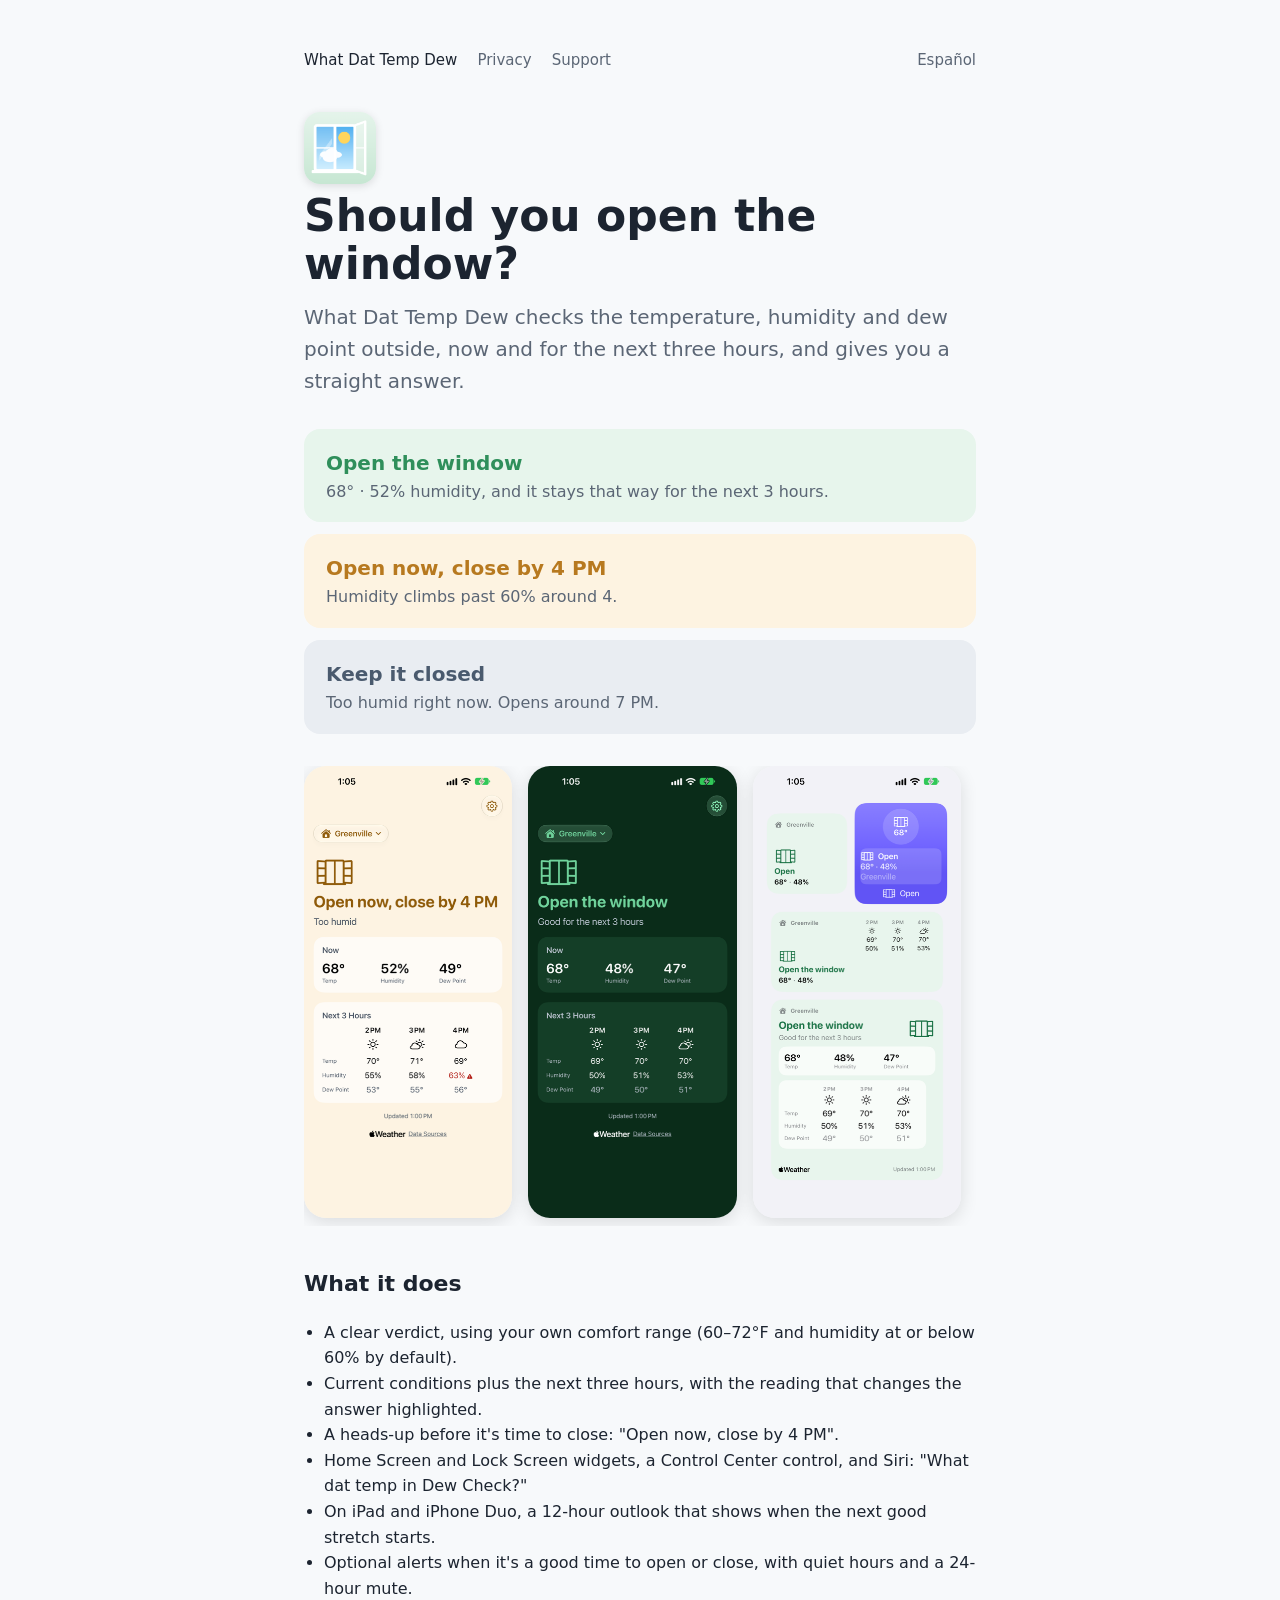
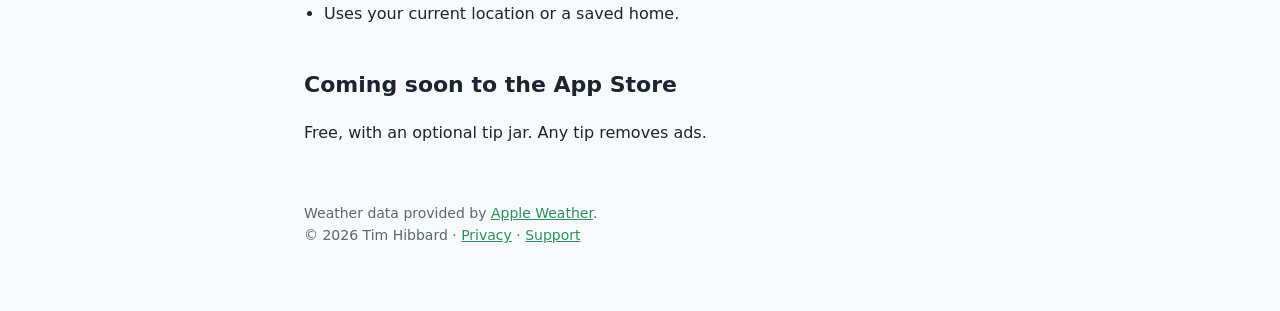
<file: index.html>
<!doctype html>
<html lang="en">
<head>
<meta charset="utf-8">
<meta name="viewport" content="width=device-width, initial-scale=1">
<title>What Dat Temp Dew — should you open the window?</title>
<meta name="description" content="What Dat Temp Dew tells you whether to open the window, based on the temperature and humidity now and over the next three hours.">
<link rel="icon" href="favicon.png">
<link rel="apple-touch-icon" href="apple-touch-icon.png">
<link rel="stylesheet" href="style.css">
</head>
<body>
<main>
<nav><a href="./" aria-current="page">What Dat Temp Dew</a><a href="privacy/">Privacy</a><a href="support/">Support</a><a class="lang" href="es/" hreflang="es-MX" lang="es">Español</a></nav>
<div class="brand"><img src="icon.png" alt="" width="72" height="72"></div>
<h1>Should you open the window?</h1>
<p class="lede">What Dat Temp Dew checks the temperature, humidity and dew point outside, now and for the next three hours, and gives you a straight answer.</p>

<div class="verdicts">
  <div class="verdict v-open"><strong>Open the window</strong><span>68° · 52% humidity, and it stays that way for the next 3 hours.</span></div>
  <div class="verdict v-soon"><strong>Open now, close by 4 PM</strong><span>Humidity climbs past 60% around 4.</span></div>
  <div class="verdict v-closed"><strong>Keep it closed</strong><span>Too humid right now. Opens around 7 PM.</span></div>
</div>

<div class="shots">
  <img src="img/en-US-01-close-by.png" alt="Dew Check saying: Open now, close by 4 PM, too humid, with the next 3 hours">
  <img src="img/en-US-02-open-dark.png" alt="Dew Check in dark mode saying: Open the window, good for the next 3 hours">
  <img src="img/en-US-04-widgets.png" alt="Dew Check Home Screen and Lock Screen widgets">
</div>

<h2>What it does</h2>
<ul class="features">
  <li>A clear verdict, using your own comfort range (60–72°F and humidity at or below 60% by default).</li>
  <li>Current conditions plus the next three hours, with the reading that changes the answer highlighted.</li>
  <li>A heads-up before it's time to close: "Open now, close by 4 PM".</li>
  <li>Home Screen and Lock Screen widgets, a Control Center control, and Siri: "What dat temp in Dew Check?"</li>
  <li>On iPad and iPhone Duo, a 12-hour outlook that shows when the next good stretch starts.</li>
  <li>Optional alerts when it's a good time to open or close, with quiet hours and a 24-hour mute.</li>
  <li>Uses your current location or a saved home.</li>
</ul>

<h2>Coming soon to the App Store</h2>
<p>Free, with an optional tip jar. Any tip removes ads.</p>

<footer>
  Weather data provided by <a href="https://weatherkit.apple.com/legal-attribution.html">Apple Weather</a>.<br>
  © 2026 Tim Hibbard · <a href="privacy/">Privacy</a> · <a href="support/">Support</a>
</footer>
</main>
</body>
</html>
</file>
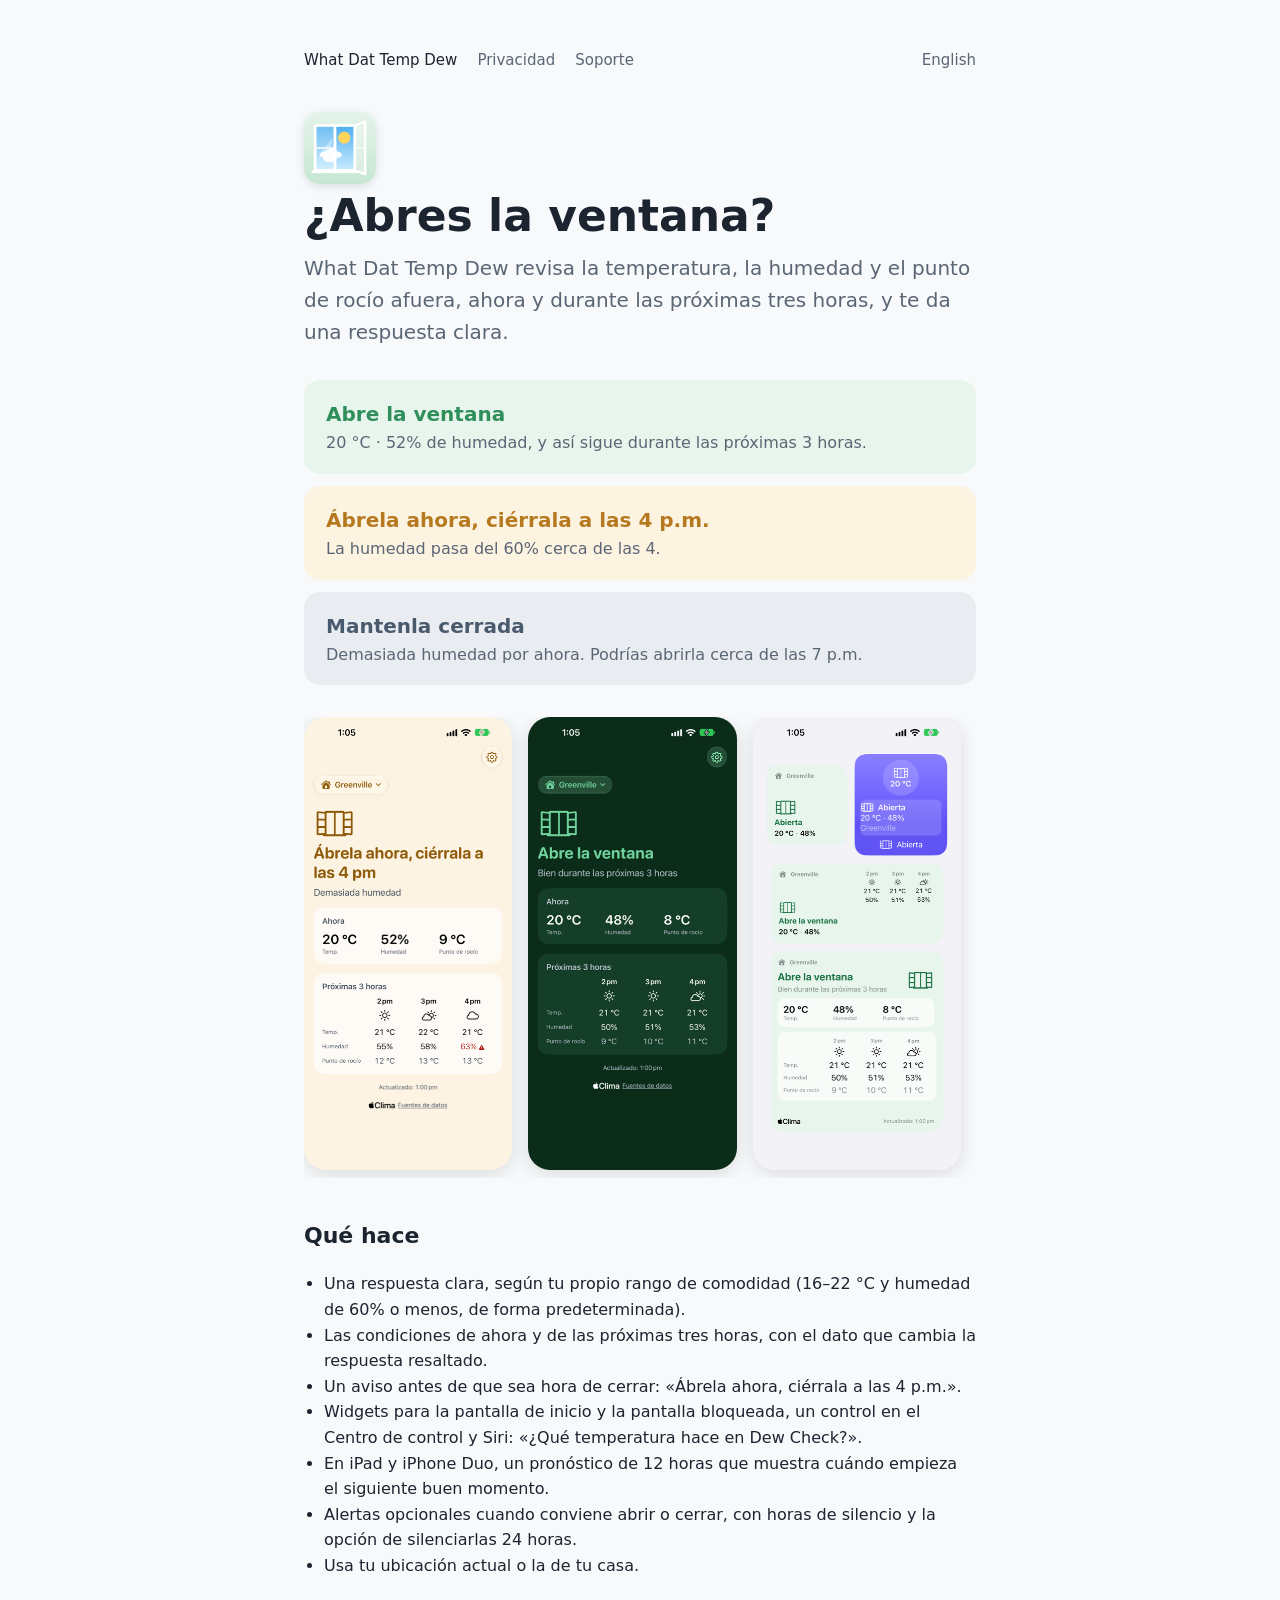
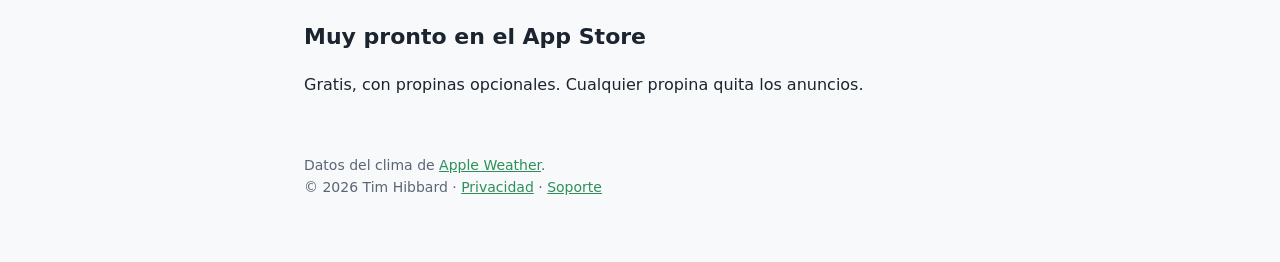
<file: es/index.html>
<!doctype html>
<html lang="es-MX">
<head>
<meta charset="utf-8">
<meta name="viewport" content="width=device-width, initial-scale=1">
<title>What Dat Temp Dew — ¿abres la ventana?</title>
<meta name="description" content="What Dat Temp Dew te dice si conviene abrir la ventana, según la temperatura y la humedad de ahora y de las próximas tres horas.">
<link rel="icon" href="../favicon.png">
<link rel="apple-touch-icon" href="../apple-touch-icon.png">
<link rel="stylesheet" href="../style.css">
</head>
<body>
<main>
<nav><a href="./" aria-current="page">What Dat Temp Dew</a><a href="privacy/">Privacidad</a><a href="support/">Soporte</a><a class="lang" href="../" hreflang="en" lang="en">English</a></nav>
<div class="brand"><img src="../icon.png" alt="" width="72" height="72"></div>
<h1>¿Abres la ventana?</h1>
<p class="lede">What Dat Temp Dew revisa la temperatura, la humedad y el punto de rocío afuera, ahora y durante las próximas tres horas, y te da una respuesta clara.</p>

<div class="verdicts">
  <div class="verdict v-open"><strong>Abre la ventana</strong><span>20 °C · 52% de humedad, y así sigue durante las próximas 3 horas.</span></div>
  <div class="verdict v-soon"><strong>Ábrela ahora, ciérrala a las 4 p.m.</strong><span>La humedad pasa del 60% cerca de las 4.</span></div>
  <div class="verdict v-closed"><strong>Mantenla cerrada</strong><span>Demasiada humedad por ahora. Podrías abrirla cerca de las 7 p.m.</span></div>
</div>

<div class="shots">
  <img src="../img/es-MX-01-close-by.png" alt="Dew Check diciendo: Ábrela ahora, ciérrala a las 4 pm, demasiada humedad, con las próximas 3 horas">
  <img src="../img/es-MX-02-open-dark.png" alt="Dew Check en modo oscuro diciendo: Abre la ventana, bien durante las próximas 3 horas">
  <img src="../img/es-MX-04-widgets.png" alt="Widgets de Dew Check para la pantalla de inicio y la pantalla bloqueada">
</div>

<h2>Qué hace</h2>
<ul class="features">
  <li>Una respuesta clara, según tu propio rango de comodidad (16–22 °C y humedad de 60% o menos, de forma predeterminada).</li>
  <li>Las condiciones de ahora y de las próximas tres horas, con el dato que cambia la respuesta resaltado.</li>
  <li>Un aviso antes de que sea hora de cerrar: «Ábrela ahora, ciérrala a las 4 p.m.».</li>
  <li>Widgets para la pantalla de inicio y la pantalla bloqueada, un control en el Centro de control y Siri: «¿Qué temperatura hace en Dew Check?».</li>
  <li>En iPad y iPhone Duo, un pronóstico de 12 horas que muestra cuándo empieza el siguiente buen momento.</li>
  <li>Alertas opcionales cuando conviene abrir o cerrar, con horas de silencio y la opción de silenciarlas 24 horas.</li>
  <li>Usa tu ubicación actual o la de tu casa.</li>
</ul>

<h2>Muy pronto en el App Store</h2>
<p>Gratis, con propinas opcionales. Cualquier propina quita los anuncios.</p>

<footer>
  Datos del clima de <a href="https://weatherkit.apple.com/legal-attribution.html">Apple Weather</a>.<br>
  © 2026 Tim Hibbard · <a href="privacy/">Privacidad</a> · <a href="support/">Soporte</a>
</footer>
</main>
</body>
</html>
</file>
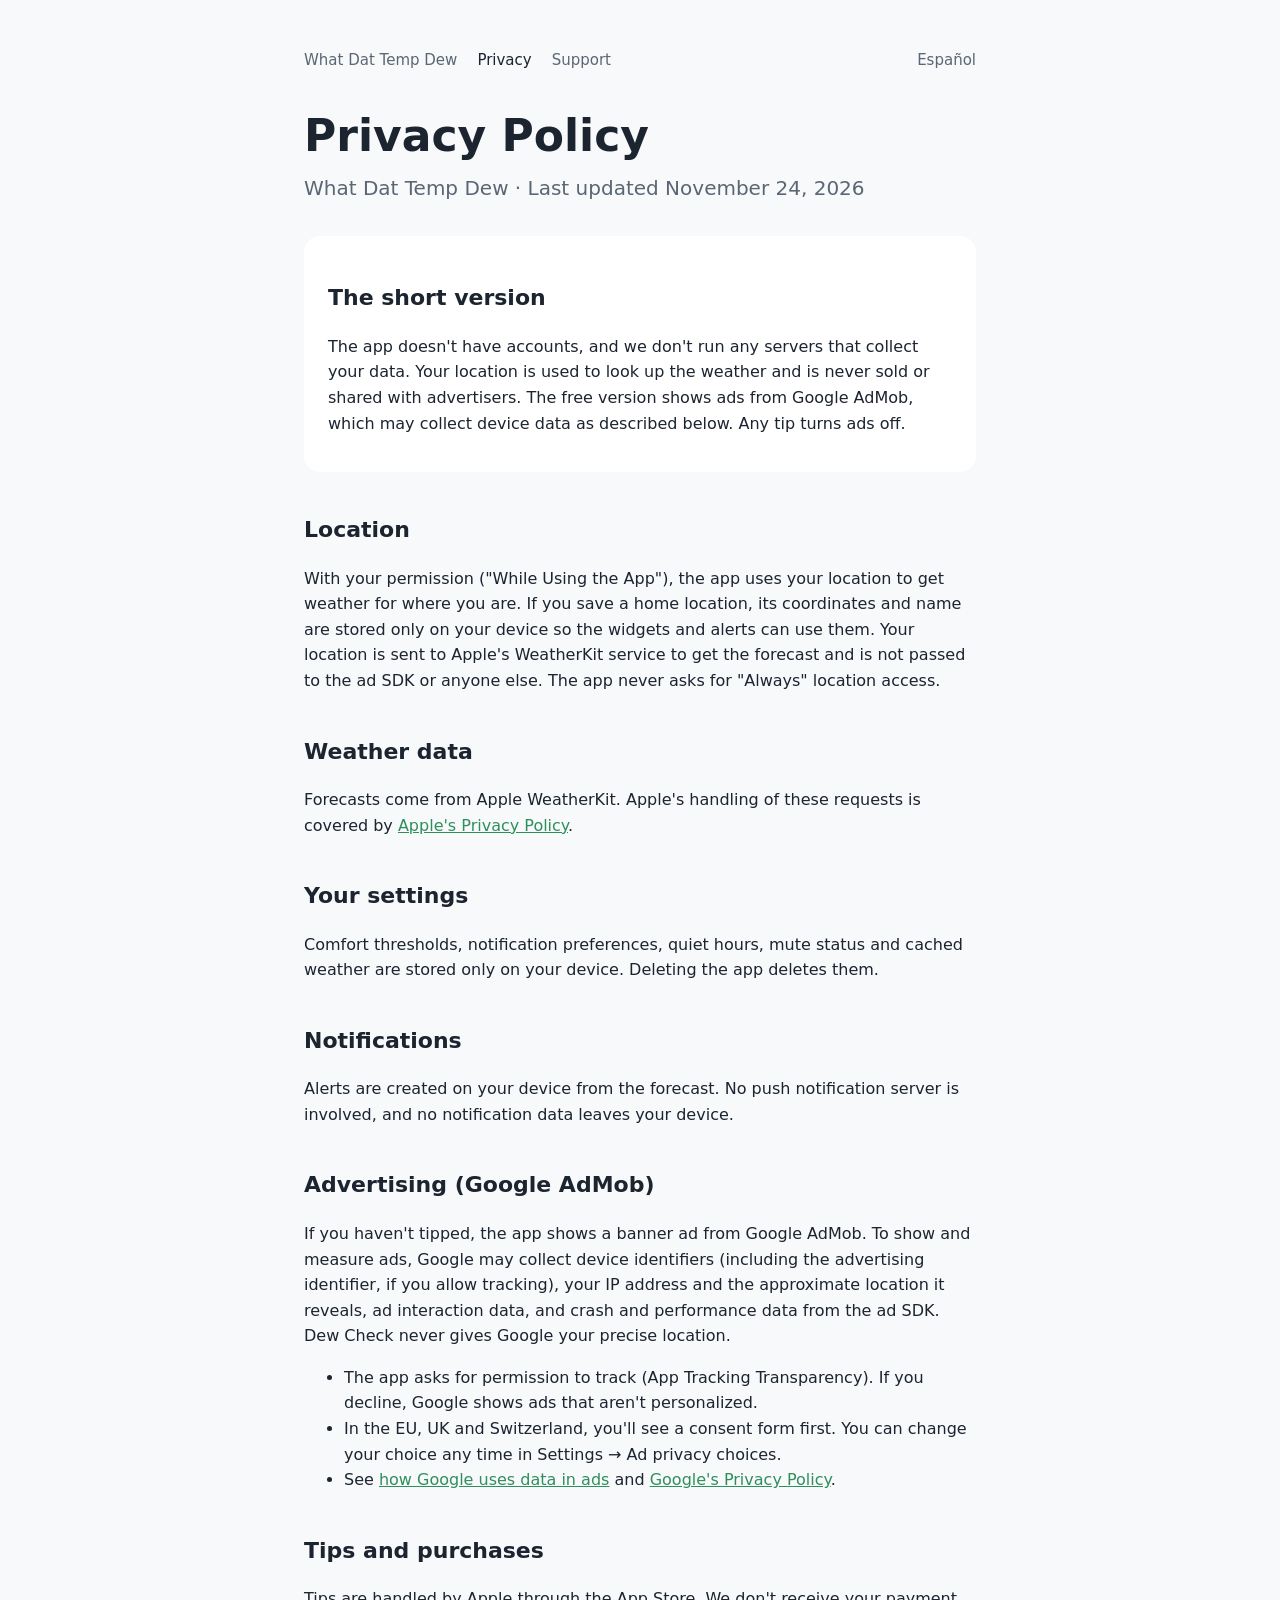
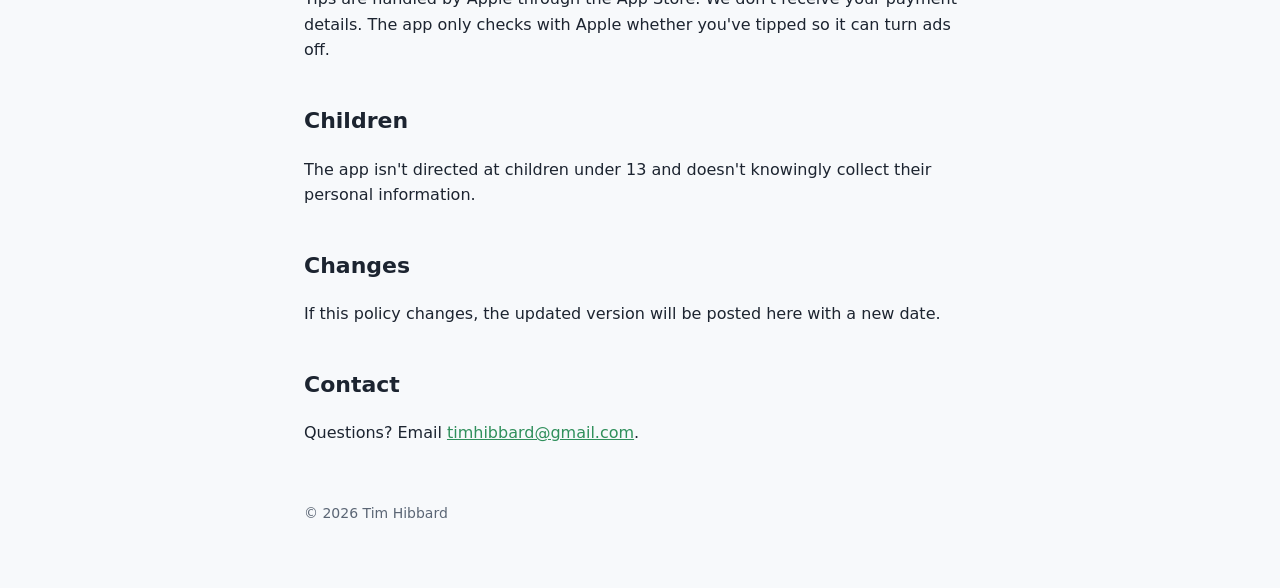
<file: privacy/index.html>
<!doctype html>
<html lang="en">
<head>
<meta charset="utf-8">
<meta name="viewport" content="width=device-width, initial-scale=1">
<title>Privacy Policy — What Dat Temp Dew</title>
<link rel="icon" href="../favicon.png">
<link rel="apple-touch-icon" href="../apple-touch-icon.png">
<link rel="stylesheet" href="../style.css">
</head>
<body>
<main>
<nav><a href="../">What Dat Temp Dew</a><a href="../privacy/" aria-current="page">Privacy</a><a href="../support/">Support</a><a class="lang" href="../es/privacy/" hreflang="es-MX" lang="es">Español</a></nav>
<h1>Privacy Policy</h1>
<p class="lede">What Dat Temp Dew · Last updated November 24, 2026</p>

<div class="card">
<h2>The short version</h2>
<p>The app doesn't have accounts, and we don't run any servers that collect your data. Your location is used to look up the weather and is never sold or shared with advertisers. The free version shows ads from Google AdMob, which may collect device data as described below. Any tip turns ads off.</p>
</div>

<h2>Location</h2>
<p>With your permission ("While Using the App"), the app uses your location to get weather for where you are. If you save a home location, its coordinates and name are stored only on your device so the widgets and alerts can use them. Your location is sent to Apple's WeatherKit service to get the forecast and is not passed to the ad SDK or anyone else. The app never asks for "Always" location access.</p>

<h2>Weather data</h2>
<p>Forecasts come from Apple WeatherKit. Apple's handling of these requests is covered by <a href="https://www.apple.com/legal/privacy/">Apple's Privacy Policy</a>.</p>

<h2>Your settings</h2>
<p>Comfort thresholds, notification preferences, quiet hours, mute status and cached weather are stored only on your device. Deleting the app deletes them.</p>

<h2>Notifications</h2>
<p>Alerts are created on your device from the forecast. No push notification server is involved, and no notification data leaves your device.</p>

<h2>Advertising (Google AdMob)</h2>
<p>If you haven't tipped, the app shows a banner ad from Google AdMob. To show and measure ads, Google may collect device identifiers (including the advertising identifier, if you allow tracking), your IP address and the approximate location it reveals, ad interaction data, and crash and performance data from the ad SDK. Dew Check never gives Google your precise location.</p>
<ul>
  <li>The app asks for permission to track (App Tracking Transparency). If you decline, Google shows ads that aren't personalized.</li>
  <li>In the EU, UK and Switzerland, you'll see a consent form first. You can change your choice any time in Settings → Ad privacy choices.</li>
  <li>See <a href="https://policies.google.com/technologies/ads">how Google uses data in ads</a> and <a href="https://policies.google.com/privacy">Google's Privacy Policy</a>.</li>
</ul>

<h2>Tips and purchases</h2>
<p>Tips are handled by Apple through the App Store. We don't receive your payment details. The app only checks with Apple whether you've tipped so it can turn ads off.</p>

<h2>Children</h2>
<p>The app isn't directed at children under 13 and doesn't knowingly collect their personal information.</p>

<h2>Changes</h2>
<p>If this policy changes, the updated version will be posted here with a new date.</p>

<h2>Contact</h2>
<p>Questions? Email <a href="mailto:timhibbard@gmail.com">timhibbard@gmail.com</a>.</p>

<footer>© 2026 Tim Hibbard</footer>
</main>
</body>
</html>
</file>
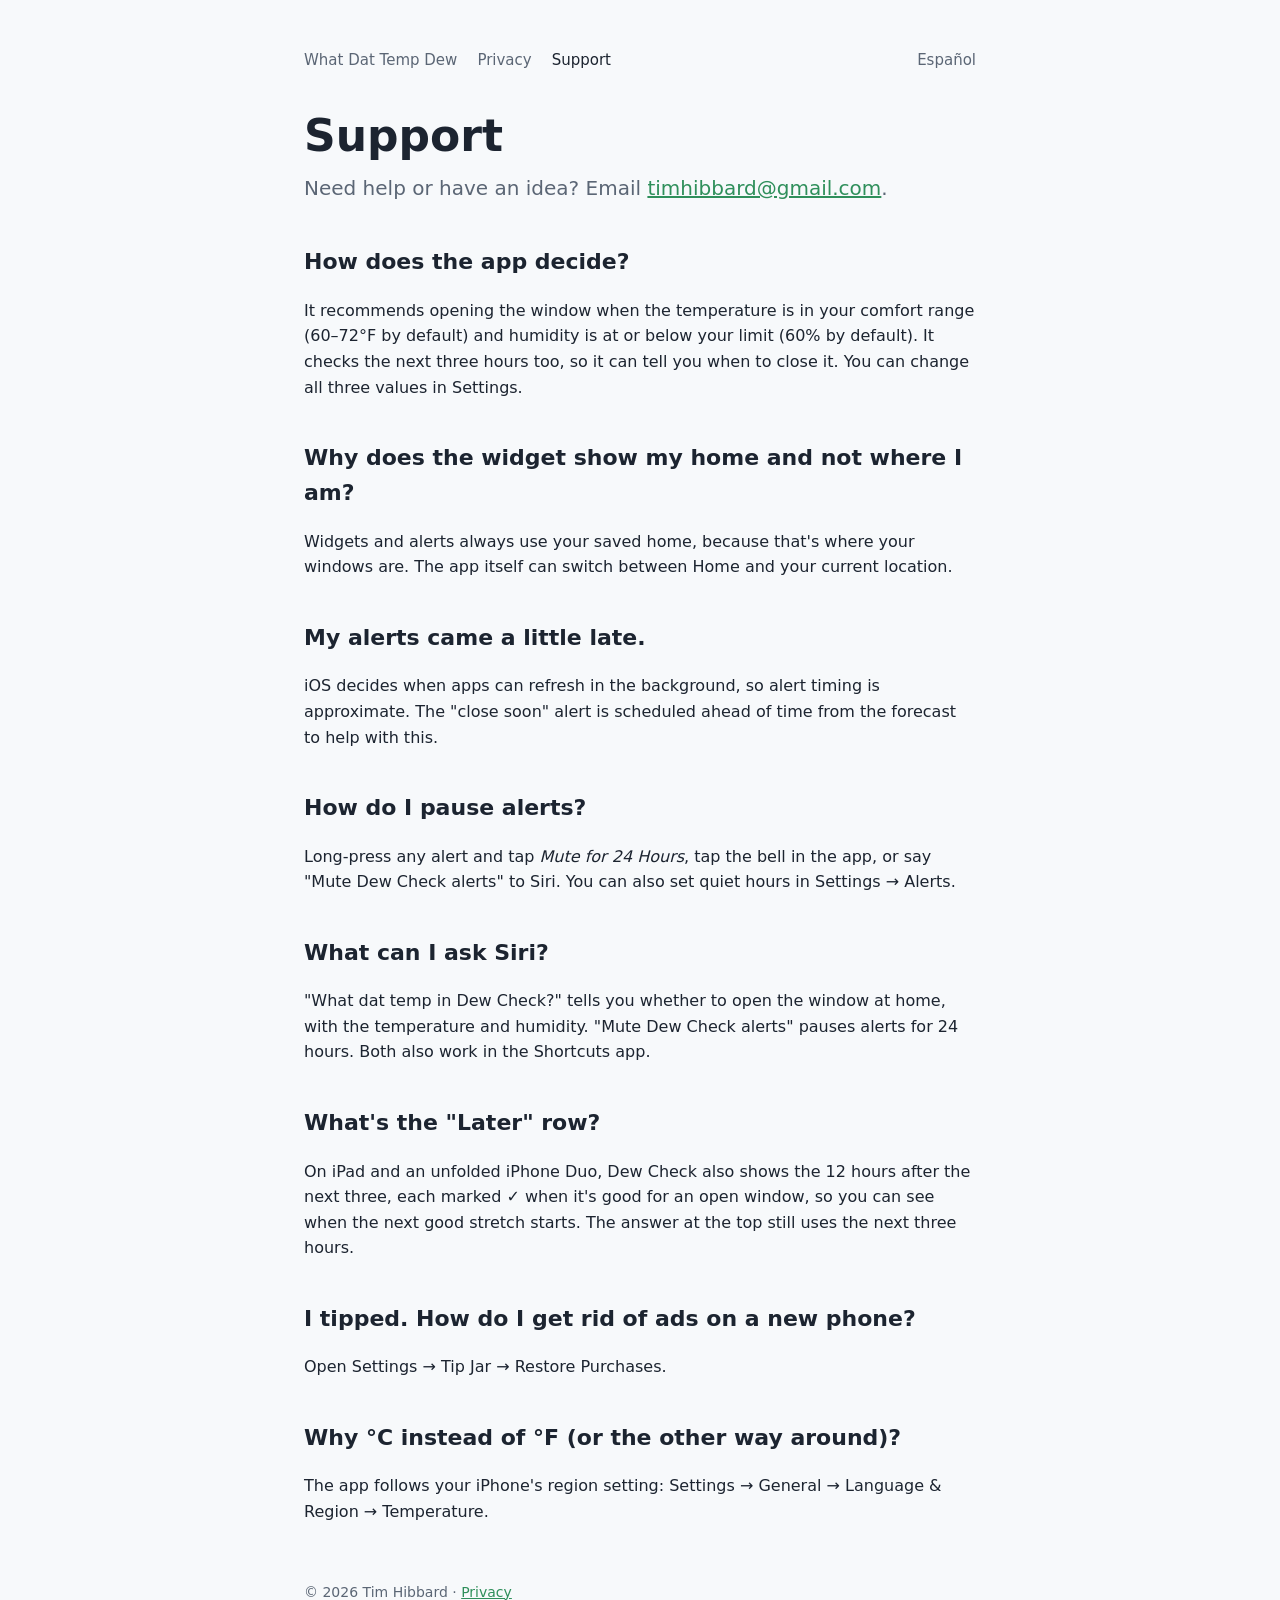
<file: support/index.html>
<!doctype html>
<html lang="en">
<head>
<meta charset="utf-8">
<meta name="viewport" content="width=device-width, initial-scale=1">
<title>Support — What Dat Temp Dew</title>
<link rel="icon" href="../favicon.png">
<link rel="apple-touch-icon" href="../apple-touch-icon.png">
<link rel="stylesheet" href="../style.css">
</head>
<body>
<main>
<nav><a href="../">What Dat Temp Dew</a><a href="../privacy/">Privacy</a><a href="../support/" aria-current="page">Support</a><a class="lang" href="../es/support/" hreflang="es-MX" lang="es">Español</a></nav>
<h1>Support</h1>
<p class="lede">Need help or have an idea? Email <a href="mailto:timhibbard@gmail.com?subject=What%20Dat%20Temp%20Dew">timhibbard@gmail.com</a>.</p>

<h2>How does the app decide?</h2>
<p>It recommends opening the window when the temperature is in your comfort range (60–72°F by default) and humidity is at or below your limit (60% by default). It checks the next three hours too, so it can tell you when to close it. You can change all three values in Settings.</p>

<h2>Why does the widget show my home and not where I am?</h2>
<p>Widgets and alerts always use your saved home, because that's where your windows are. The app itself can switch between Home and your current location.</p>

<h2>My alerts came a little late.</h2>
<p>iOS decides when apps can refresh in the background, so alert timing is approximate. The "close soon" alert is scheduled ahead of time from the forecast to help with this.</p>

<h2>How do I pause alerts?</h2>
<p>Long-press any alert and tap <em>Mute for 24 Hours</em>, tap the bell in the app, or say "Mute Dew Check alerts" to Siri. You can also set quiet hours in Settings → Alerts.</p>

<h2>What can I ask Siri?</h2>
<p>"What dat temp in Dew Check?" tells you whether to open the window at home, with the temperature and humidity. "Mute Dew Check alerts" pauses alerts for 24 hours. Both also work in the Shortcuts app.</p>

<h2>What's the "Later" row?</h2>
<p>On iPad and an unfolded iPhone Duo, Dew Check also shows the 12 hours after the next three, each marked ✓ when it's good for an open window, so you can see when the next good stretch starts. The answer at the top still uses the next three hours.</p>

<h2>I tipped. How do I get rid of ads on a new phone?</h2>
<p>Open Settings → Tip Jar → Restore Purchases.</p>

<h2>Why °C instead of °F (or the other way around)?</h2>
<p>The app follows your iPhone's region setting: Settings → General → Language &amp; Region → Temperature.</p>

<footer>© 2026 Tim Hibbard · <a href="../privacy/">Privacy</a></footer>
</main>
</body>
</html>
</file>
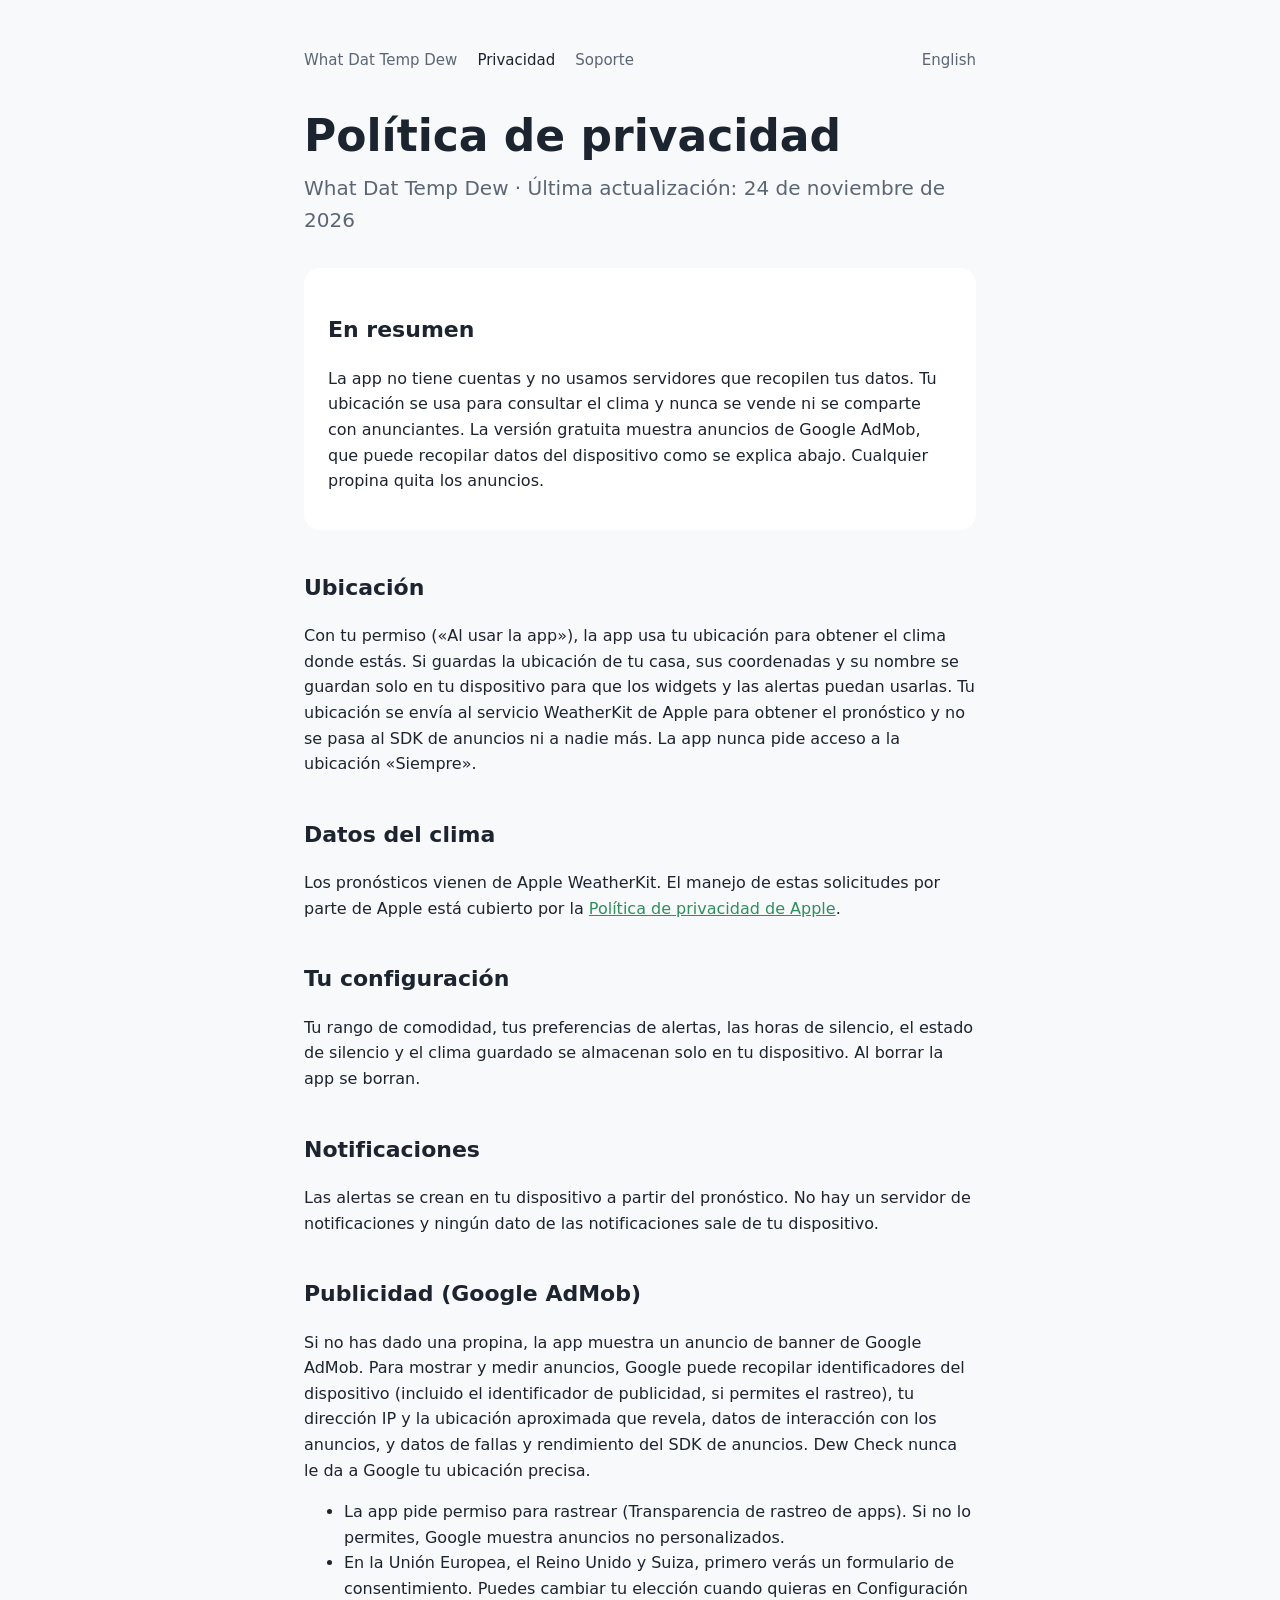
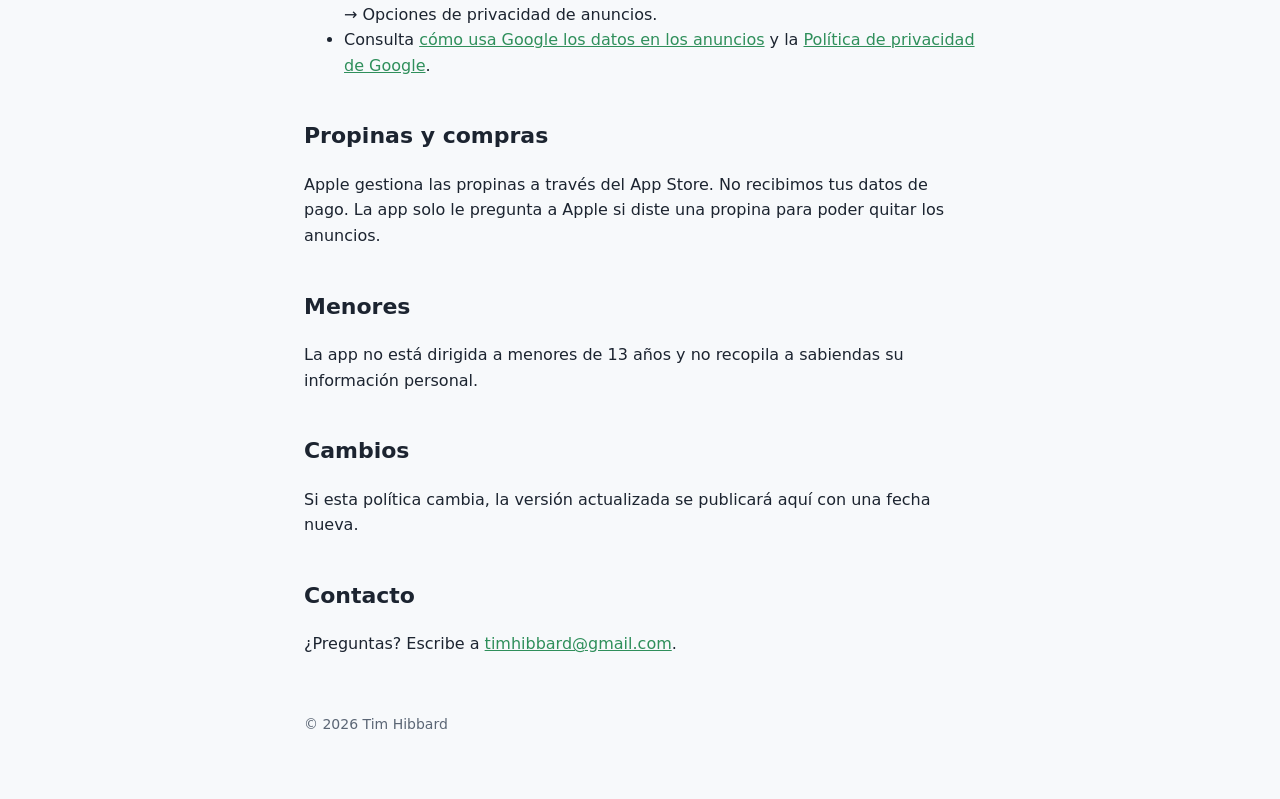
<file: es/privacy/index.html>
<!doctype html>
<html lang="es-MX">
<head>
<meta charset="utf-8">
<meta name="viewport" content="width=device-width, initial-scale=1">
<title>Política de privacidad — What Dat Temp Dew</title>
<link rel="icon" href="../../favicon.png">
<link rel="stylesheet" href="../../style.css">
</head>
<body>
<main>
<nav><a href="../">What Dat Temp Dew</a><a href="./" aria-current="page">Privacidad</a><a href="../support/">Soporte</a><a class="lang" href="../../privacy/" hreflang="en" lang="en">English</a></nav>
<h1>Política de privacidad</h1>
<p class="lede">What Dat Temp Dew · Última actualización: 24 de noviembre de 2026</p>

<div class="card">
<h2>En resumen</h2>
<p>La app no tiene cuentas y no usamos servidores que recopilen tus datos. Tu ubicación se usa para consultar el clima y nunca se vende ni se comparte con anunciantes. La versión gratuita muestra anuncios de Google AdMob, que puede recopilar datos del dispositivo como se explica abajo. Cualquier propina quita los anuncios.</p>
</div>

<h2>Ubicación</h2>
<p>Con tu permiso («Al usar la app»), la app usa tu ubicación para obtener el clima donde estás. Si guardas la ubicación de tu casa, sus coordenadas y su nombre se guardan solo en tu dispositivo para que los widgets y las alertas puedan usarlas. Tu ubicación se envía al servicio WeatherKit de Apple para obtener el pronóstico y no se pasa al SDK de anuncios ni a nadie más. La app nunca pide acceso a la ubicación «Siempre».</p>

<h2>Datos del clima</h2>
<p>Los pronósticos vienen de Apple WeatherKit. El manejo de estas solicitudes por parte de Apple está cubierto por la <a href="https://www.apple.com/mx/legal/privacy/">Política de privacidad de Apple</a>.</p>

<h2>Tu configuración</h2>
<p>Tu rango de comodidad, tus preferencias de alertas, las horas de silencio, el estado de silencio y el clima guardado se almacenan solo en tu dispositivo. Al borrar la app se borran.</p>

<h2>Notificaciones</h2>
<p>Las alertas se crean en tu dispositivo a partir del pronóstico. No hay un servidor de notificaciones y ningún dato de las notificaciones sale de tu dispositivo.</p>

<h2>Publicidad (Google AdMob)</h2>
<p>Si no has dado una propina, la app muestra un anuncio de banner de Google AdMob. Para mostrar y medir anuncios, Google puede recopilar identificadores del dispositivo (incluido el identificador de publicidad, si permites el rastreo), tu dirección IP y la ubicación aproximada que revela, datos de interacción con los anuncios, y datos de fallas y rendimiento del SDK de anuncios. Dew Check nunca le da a Google tu ubicación precisa.</p>
<ul>
  <li>La app pide permiso para rastrear (Transparencia de rastreo de apps). Si no lo permites, Google muestra anuncios no personalizados.</li>
  <li>En la Unión Europea, el Reino Unido y Suiza, primero verás un formulario de consentimiento. Puedes cambiar tu elección cuando quieras en Configuración → Opciones de privacidad de anuncios.</li>
  <li>Consulta <a href="https://policies.google.com/technologies/ads?hl=es-419">cómo usa Google los datos en los anuncios</a> y la <a href="https://policies.google.com/privacy?hl=es-419">Política de privacidad de Google</a>.</li>
</ul>

<h2>Propinas y compras</h2>
<p>Apple gestiona las propinas a través del App Store. No recibimos tus datos de pago. La app solo le pregunta a Apple si diste una propina para poder quitar los anuncios.</p>

<h2>Menores</h2>
<p>La app no está dirigida a menores de 13 años y no recopila a sabiendas su información personal.</p>

<h2>Cambios</h2>
<p>Si esta política cambia, la versión actualizada se publicará aquí con una fecha nueva.</p>

<h2>Contacto</h2>
<p>¿Preguntas? Escribe a <a href="mailto:timhibbard@gmail.com">timhibbard@gmail.com</a>.</p>

<footer>© 2026 Tim Hibbard</footer>
</main>
</body>
</html>
</file>
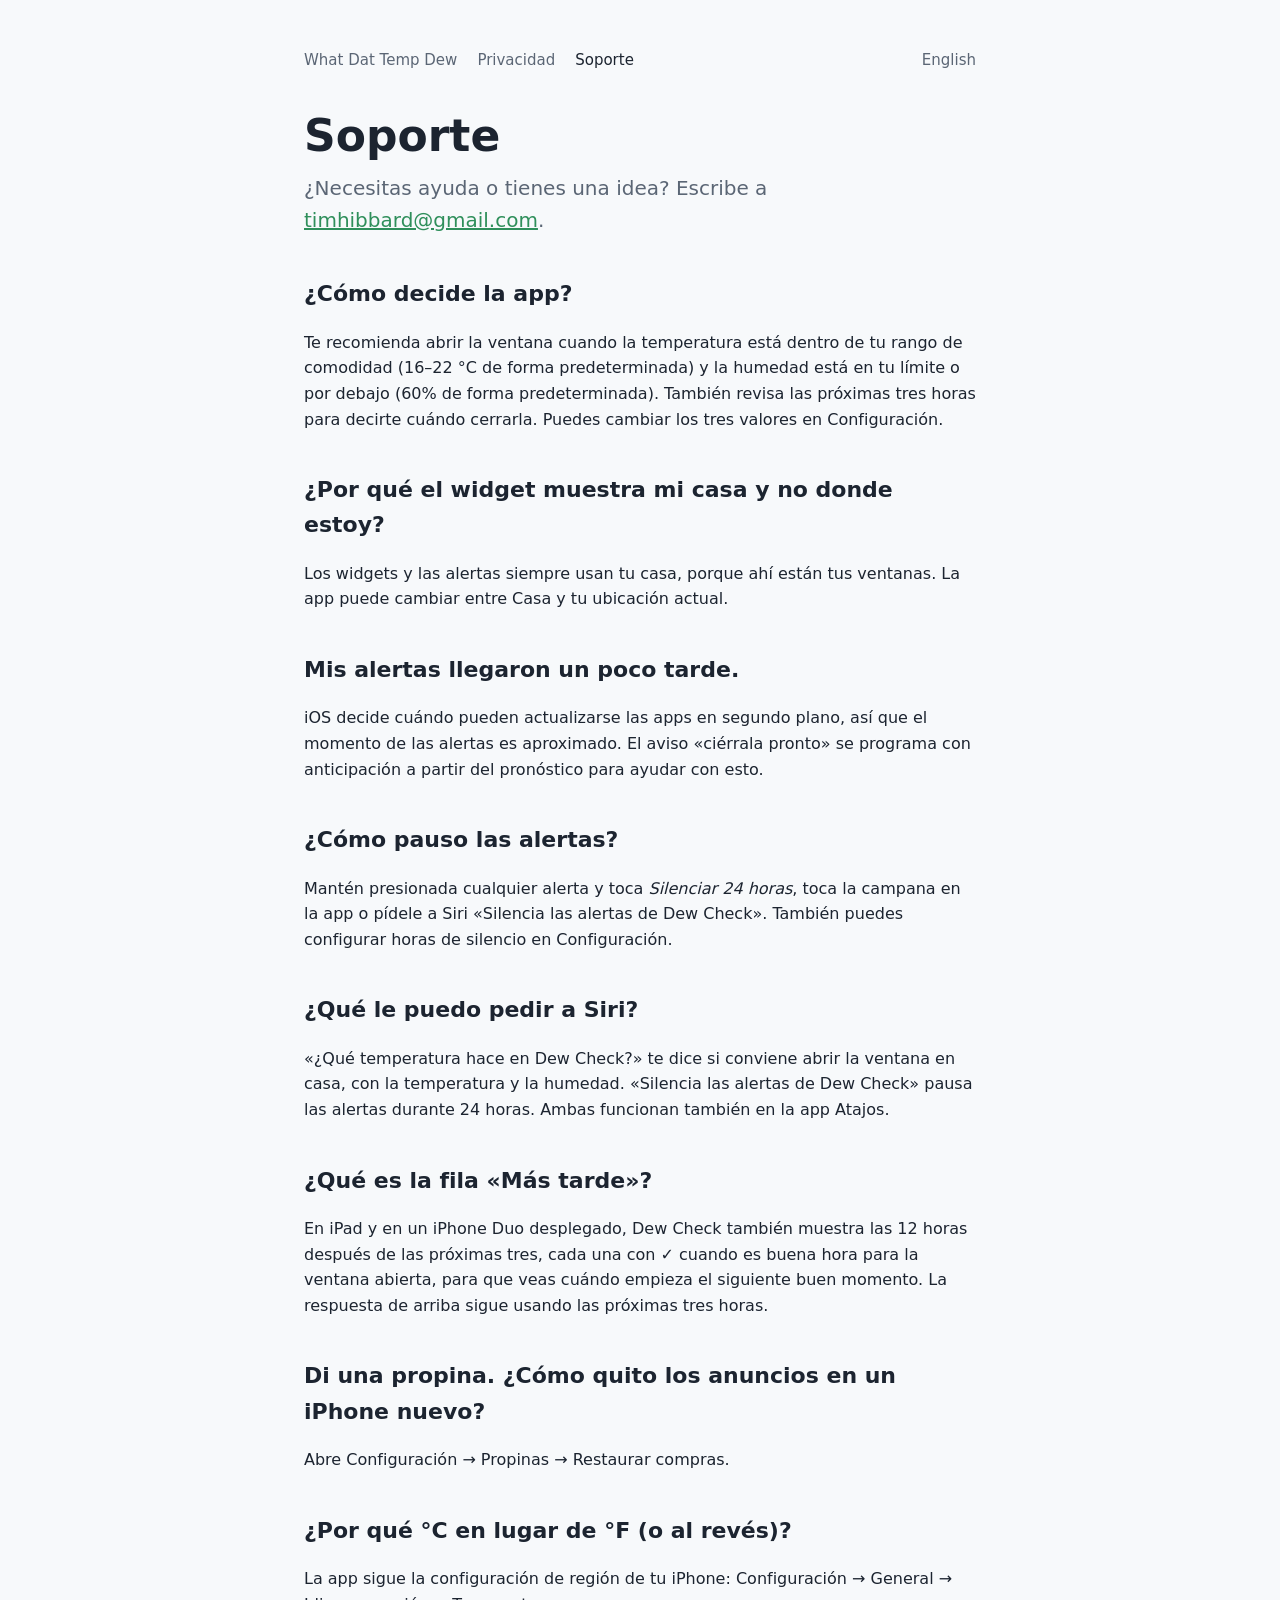
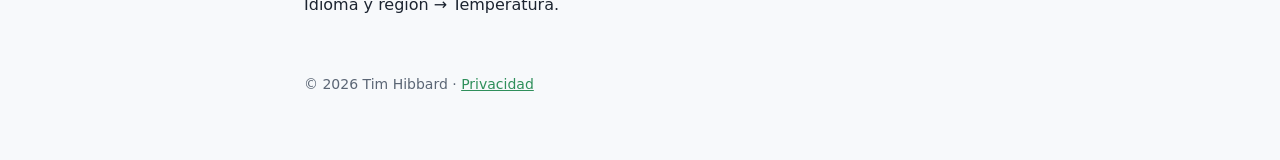
<file: es/support/index.html>
<!doctype html>
<html lang="es-MX">
<head>
<meta charset="utf-8">
<meta name="viewport" content="width=device-width, initial-scale=1">
<title>Soporte — What Dat Temp Dew</title>
<link rel="icon" href="../../favicon.png">
<link rel="stylesheet" href="../../style.css">
</head>
<body>
<main>
<nav><a href="../">What Dat Temp Dew</a><a href="../privacy/">Privacidad</a><a href="./" aria-current="page">Soporte</a><a class="lang" href="../../support/" hreflang="en" lang="en">English</a></nav>
<h1>Soporte</h1>
<p class="lede">¿Necesitas ayuda o tienes una idea? Escribe a <a href="mailto:timhibbard@gmail.com?subject=What%20Dat%20Temp%20Dew">timhibbard@gmail.com</a>.</p>

<h2>¿Cómo decide la app?</h2>
<p>Te recomienda abrir la ventana cuando la temperatura está dentro de tu rango de comodidad (16–22 °C de forma predeterminada) y la humedad está en tu límite o por debajo (60% de forma predeterminada). También revisa las próximas tres horas para decirte cuándo cerrarla. Puedes cambiar los tres valores en Configuración.</p>

<h2>¿Por qué el widget muestra mi casa y no donde estoy?</h2>
<p>Los widgets y las alertas siempre usan tu casa, porque ahí están tus ventanas. La app puede cambiar entre Casa y tu ubicación actual.</p>

<h2>Mis alertas llegaron un poco tarde.</h2>
<p>iOS decide cuándo pueden actualizarse las apps en segundo plano, así que el momento de las alertas es aproximado. El aviso «ciérrala pronto» se programa con anticipación a partir del pronóstico para ayudar con esto.</p>

<h2>¿Cómo pauso las alertas?</h2>
<p>Mantén presionada cualquier alerta y toca <em>Silenciar 24 horas</em>, toca la campana en la app o pídele a Siri «Silencia las alertas de Dew Check». También puedes configurar horas de silencio en Configuración.</p>

<h2>¿Qué le puedo pedir a Siri?</h2>
<p>«¿Qué temperatura hace en Dew Check?» te dice si conviene abrir la ventana en casa, con la temperatura y la humedad. «Silencia las alertas de Dew Check» pausa las alertas durante 24 horas. Ambas funcionan también en la app Atajos.</p>

<h2>¿Qué es la fila «Más tarde»?</h2>
<p>En iPad y en un iPhone Duo desplegado, Dew Check también muestra las 12 horas después de las próximas tres, cada una con ✓ cuando es buena hora para la ventana abierta, para que veas cuándo empieza el siguiente buen momento. La respuesta de arriba sigue usando las próximas tres horas.</p>

<h2>Di una propina. ¿Cómo quito los anuncios en un iPhone nuevo?</h2>
<p>Abre Configuración → Propinas → Restaurar compras.</p>

<h2>¿Por qué °C en lugar de °F (o al revés)?</h2>
<p>La app sigue la configuración de región de tu iPhone: Configuración → General → Idioma y región → Temperatura.</p>

<footer>© 2026 Tim Hibbard · <a href="../privacy/">Privacidad</a></footer>
</main>
</body>
</html>
</file>
<file: style.css>
:root {
  --open: #2f8f5b; --open-bg: #e7f5ec;
  --soon: #b7791f; --soon-bg: #fdf3e1;
  --closed: #4a5a6e; --closed-bg: #e9edf2;
  --text: #1c2430; --muted: #5b6675; --bg: #f7f9fb; --card: #ffffff;
}
@media (prefers-color-scheme: dark) {
  :root {
    --open: #6fd19a; --open-bg: #12301f;
    --soon: #f0b65a; --soon-bg: #33260f;
    --closed: #a9b8ca; --closed-bg: #1d2530;
    --text: #e8edf3; --muted: #9aa6b4; --bg: #0f1419; --card: #182029;
  }
}
* { box-sizing: border-box; }
body {
  margin: 0; font-family: -apple-system, BlinkMacSystemFont, "SF Pro Text", system-ui, sans-serif;
  color: var(--text); background: var(--bg); line-height: 1.6;
}
main { max-width: 720px; margin: 0 auto; padding: 48px 24px 64px; }
nav { display: flex; gap: 20px; margin-bottom: 40px; font-size: 15px; }
nav a { color: var(--muted); text-decoration: none; }
nav a:hover, nav a[aria-current] { color: var(--text); }
h1 { font-family: ui-rounded, "SF Pro Rounded", system-ui, sans-serif; font-size: 44px; line-height: 1.1; margin: 0 0 12px; }
h2 { margin-top: 40px; font-size: 22px; }
.lede { font-size: 20px; color: var(--muted); margin: 0 0 32px; }
.verdicts { display: grid; gap: 12px; margin: 32px 0; }
.verdict { border-radius: 16px; padding: 18px 22px; }
.verdict strong { display: block; font-size: 20px; font-family: ui-rounded, "SF Pro Rounded", system-ui, sans-serif; }
.verdict span { color: var(--muted); }
.v-open { background: var(--open-bg); } .v-open strong { color: var(--open); }
.v-soon { background: var(--soon-bg); } .v-soon strong { color: var(--soon); }
.v-closed { background: var(--closed-bg); } .v-closed strong { color: var(--closed); }
ul.features { padding-left: 20px; }
.card { background: var(--card); border-radius: 16px; padding: 4px 24px 20px; }
a { color: var(--open); }
footer { margin-top: 56px; font-size: 14px; color: var(--muted); }

.brand { display: flex; align-items: center; gap: 14px; margin-bottom: 8px; }
.brand img { width: 72px; height: 72px; border-radius: 16px; box-shadow: 0 2px 8px rgba(0,0,0,.12); }
nav .lang { margin-left: auto; }

.shots { display: flex; gap: 16px; margin: 32px 0; overflow-x: auto; padding-bottom: 8px; }
.shots img { width: 31%; min-width: 180px; height: auto; border-radius: 22px; box-shadow: 0 4px 18px rgba(0,0,0,.12); }
</file>
